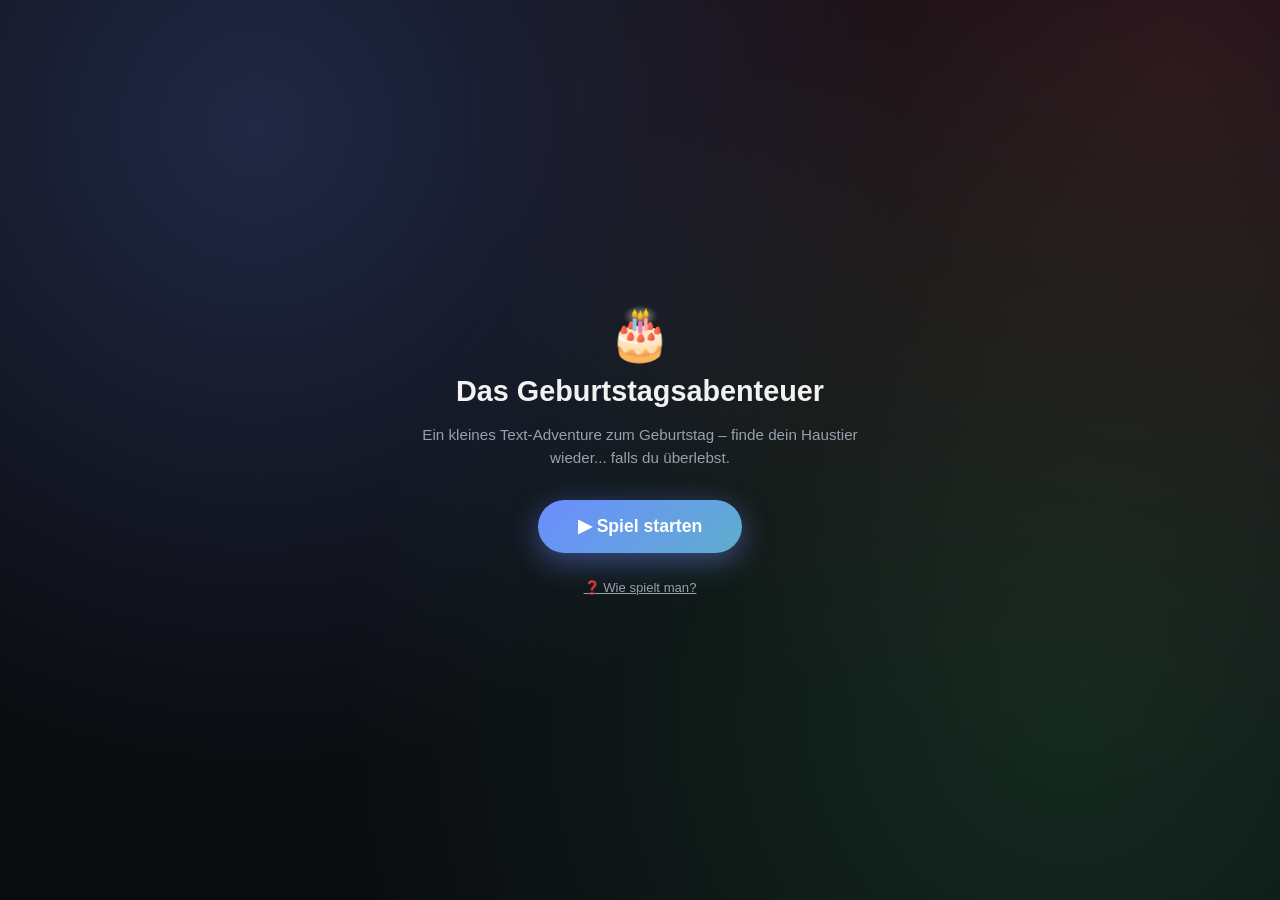
<file: game/index.html>
<!DOCTYPE html>
<html lang="de">
<head>
  <meta charset="UTF-8" />
  <meta name="viewport" content="width=device-width, initial-scale=1" />
  <title>Das Geburtstagsabenteuer</title>
  <meta name="description" content="Ein kleines Text-Adventure zum Geburtstag – finde dein Haustier wieder." />
  <link rel="icon" href="data:image/svg+xml,<svg xmlns=%22http://www.w3.org/2000/svg%22 viewBox=%220 0 100 100%22><text y=%22.9em%22 font-size=%2290%22>🎁</text></svg>" />
  <link rel="stylesheet" href="style.css" />
</head>
<body>
  <div id="title-screen" class="title-screen">
    <div class="title-bg" aria-hidden="true"></div>
    <div class="title-content">
      <div class="title-emoji">🎂</div>
      <h1 class="title-heading">Das Geburtstagsabenteuer</h1>
      <p class="title-tagline">Ein kleines Text-Adventure zum Geburtstag – finde dein Haustier wieder... falls du überlebst.</p>
      <button id="title-start" class="title-start-btn" type="button">▶ Spiel starten</button>
      <p id="title-returning" class="title-returning" hidden></p>
      <button id="title-help" class="title-help-link" type="button">❓ Wie spielt man?</button>
    </div>
  </div>

  <div class="app">
    <header class="topbar">
      <span class="title">Das Geburtstagsabenteuer</span>
      <div class="topbar-right">
        <button id="ending-progress" class="ending-progress" type="button" title="Enden-Galerie öffnen"></button>
        <span id="minigame-progress" class="ending-progress minigame-progress-badge" title=""></span>
        <button id="help-btn" class="restart icon-btn" type="button" title="Hilfe">❓</button>
        <button id="restart" class="restart" type="button" title="Neu starten">↺ Neu starten</button>
      </div>
    </header>

    <main id="scene" class="scene">
      <div id="scene-bg" class="scene-bg" aria-hidden="true"></div>
      <div id="flash" class="flash" aria-hidden="true"></div>
      <div id="confetti" class="confetti-layer" aria-hidden="true"></div>
      <div id="card" class="card">
        <span id="ending-badge" class="ending-badge" hidden></span>
        <p id="scene-text" class="scene-text"></p>
        <div id="choices" class="choices"></div>
      </div>
    </main>

    <footer class="foothint">Tipp: Zahlentasten 1–2 wählen schnell eine Option</footer>
  </div>

  <div id="toast" class="toast-layer" aria-live="polite"></div>

  <div id="gallery" class="gallery-overlay" hidden>
    <div class="gallery-modal">
      <div class="gallery-header">
        <h2>Enden-Galerie</h2>
        <button id="gallery-close" class="gallery-close" type="button" aria-label="Schliessen">✕</button>
      </div>
      <div id="gallery-grid" class="gallery-grid"></div>
    </div>
  </div>

  <div id="minigame" class="minigame-overlay" hidden>
    <div class="minigame-modal">
      <div class="gallery-header">
        <h2 id="minigame-title"></h2>
        <button id="minigame-close" class="gallery-close" type="button" aria-label="Abbrechen">✕</button>
      </div>
      <p id="minigame-instructions" class="minigame-instructions"></p>
      <div id="minigame-stage" class="minigame-stage"></div>
      <p id="minigame-feedback" class="minigame-feedback"></p>
      <button id="minigame-skip" class="minigame-skip" type="button" hidden>Trotzdem weiter →</button>
    </div>
  </div>

  <div id="help" class="gallery-overlay" hidden>
    <div class="gallery-modal">
      <div class="gallery-header">
        <h2>Wie spielt man?</h2>
        <button id="help-close" class="gallery-close" type="button" aria-label="Schliessen">✕</button>
      </div>
      <ul class="help-list">
        <li>🖱️ Auf eine Option klicken, um fortzufahren.</li>
        <li>⌨️ Zahlentasten (1, 2, …) wählen eine Option direkt aus.</li>
        <li>🎮 Optionen mit diesem Symbol brauchen erst ein kleines Minispiel.</li>
        <li>🏆 Sammle alle 6 Enden – Fortschritt oben links in der Galerie.</li>
        <li>⎋ Escape schliesst geöffnete Fenster.</li>
      </ul>
    </div>
  </div>

  <script src="game.js"></script>
</body>
</html>
</file>
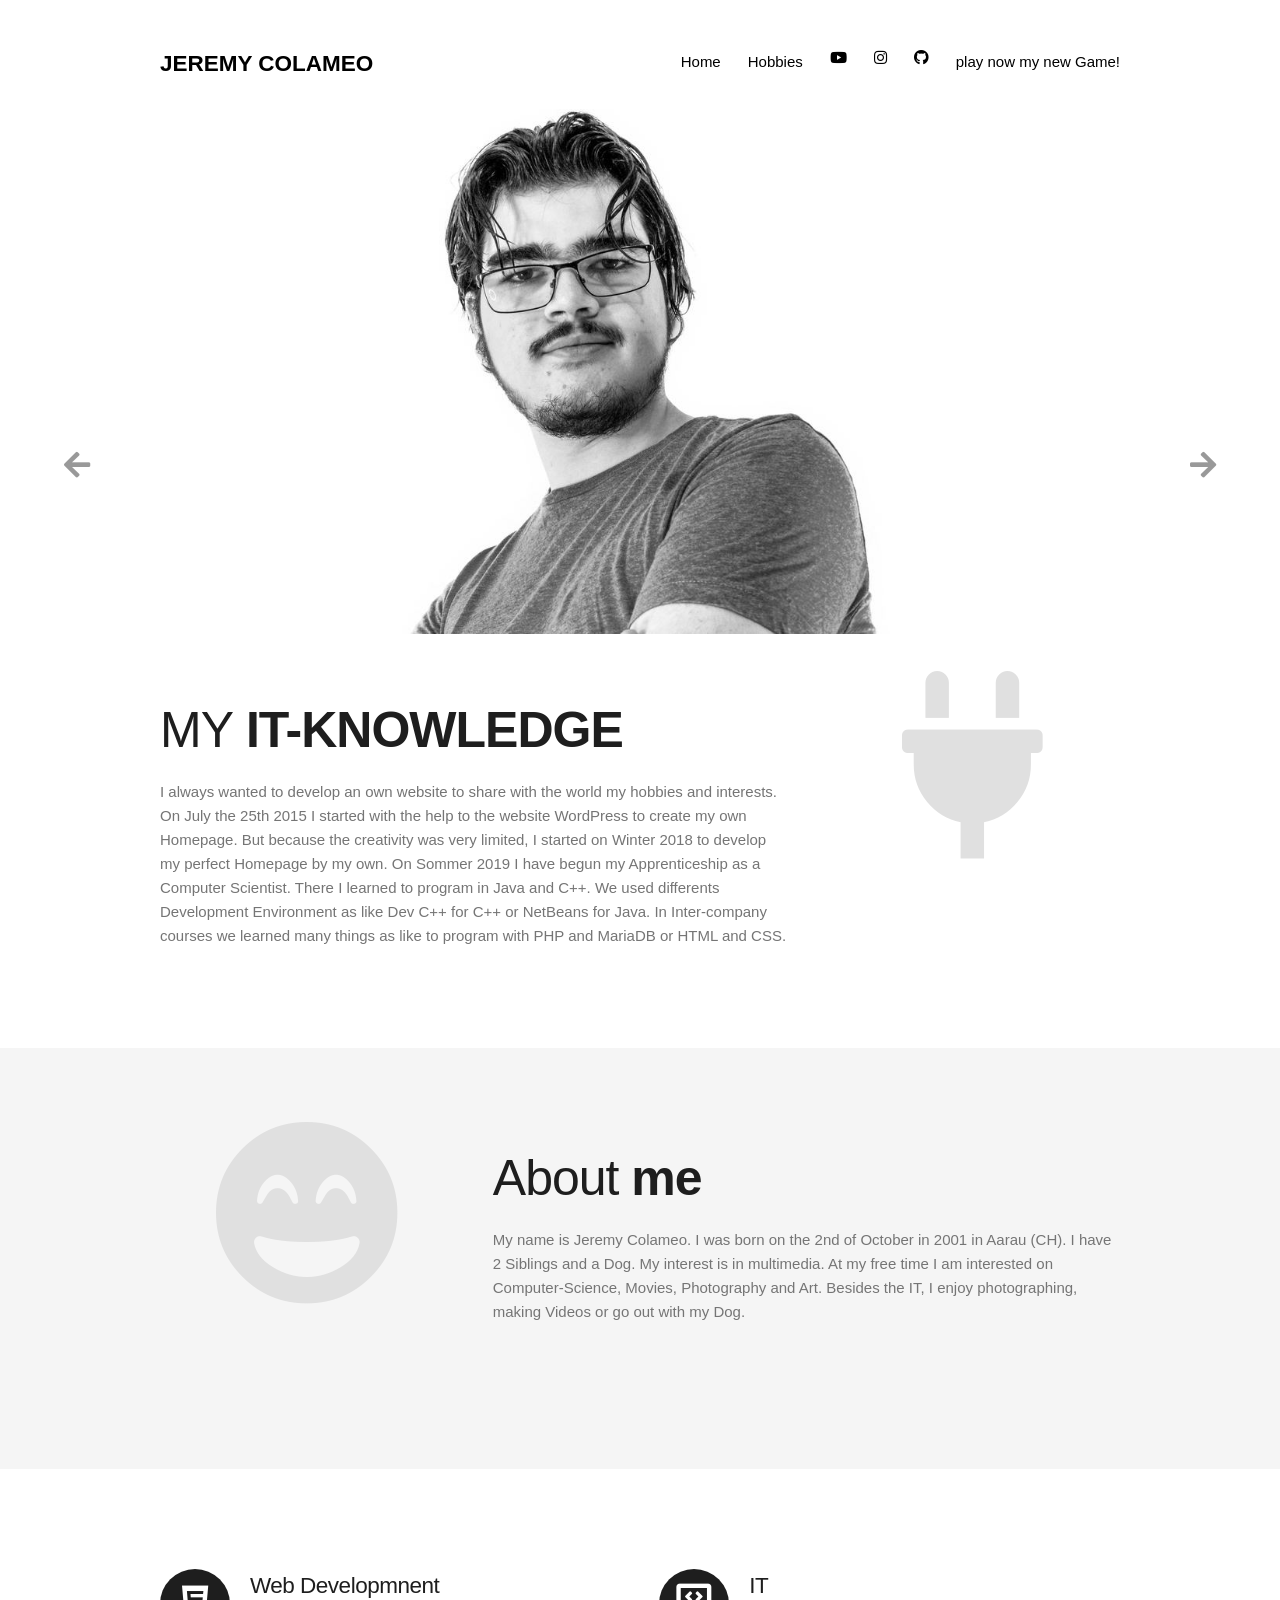
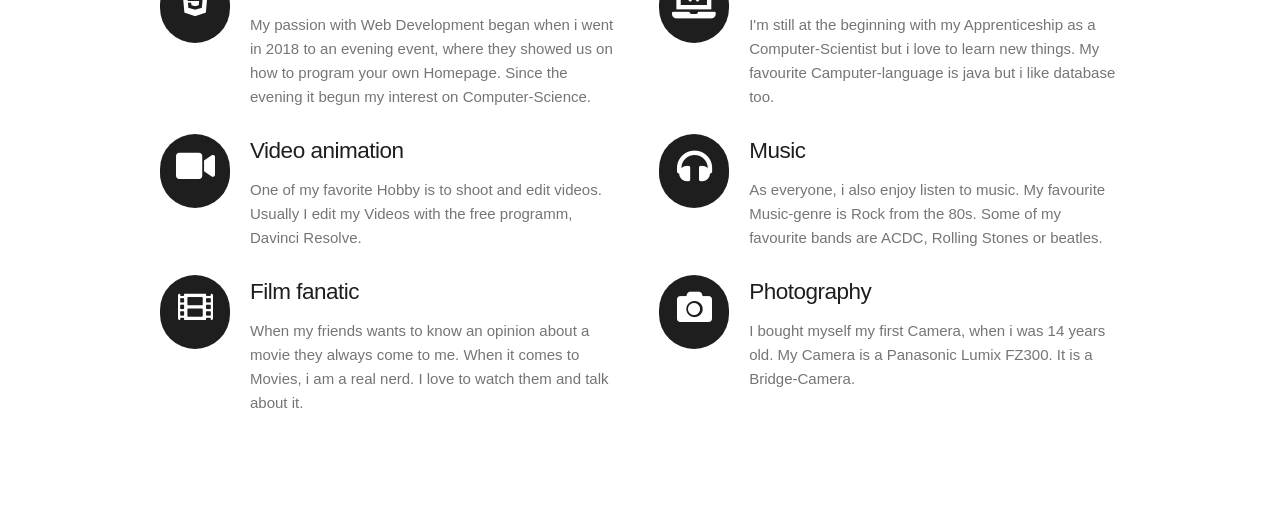
<file: old-site/index.html>
<!DOCTYPE <!DOCTYPE html>
<html>

<head>
    <meta charset="utf-8" />
    <meta http-equiv="X-UA-Compatible" content="IE=edge">
    <title>Jerry.Cole</title>
    <meta name="viewport" content="width=device-width, initial-scale=1">
    <link rel="stylesheet" type="text/css" media="screen" href="Skeleton-2.0.4%202/css/normalize.css" />
    <link rel="stylesheet" type="text/css" media="screen" href="Skeleton-2.0.4%202/css/skeleton.css" />
    <link rel="stylesheet" type="text/css" media="screen" href="css/style.css" />
    <link href="https://fonts.googleapis.com/css?family=Muli:200,300,400,700" rel="stylesheet">
    <link rel="stylesheet" href="https://use.fontawesome.com/releases/v5.7.1/css/all.css"
        integrity="sha384-fnmOCqbTlWIlj8LyTjo7mOUStjsKC4pOpQbqyi7RrhN7udi9RwhKkMHpvLbHG9Sr" crossorigin="anonymous">


</head>

<body>
    <header class="header">
        <div class="slider-holder">
            <div class="container">
                <div class="header-brand-wrapper">
                    <a class="header-brand" href="index.html">JEREMY COLAMEO</a>
                </div>
                <nav class="header-navbar">
                    <ul class="header-navbar-links">
                        <li><a href="index.html">Home</a></li>
                        <li><a href="index.html#hobbys">Hobbies</a></li>
                        <li><a href="https://www.youtube.com/channel/UCtQkGm515f4juc61f60isUQ?view_as=subscriber"
                                target="_blank">
                                <i class="fab fa-youtube"></i></a></li>
                        <li><a href="https://www.instagram.com/j_coola/" target="_blank">
                                <i class="fab fa-instagram"></i></a></li>
                        <li><a href="https://github.com/jcolameo" target="_blank">
                                <i class="fab fa-github"></i></a></li>
                        <li><a href="https://colameo.ch/Spiel/spiel.html" target="_blank">play now my new Game!</a></li>
                    </ul>

                </nav>
            </div>


            <div class="carousel-container">

                <i class="fas fa-arrow-left" id="prevBtn"></i>
                <i class="fas fa-arrow-right" id="nextBtn"></i>

                <!--
                    <div class="slogan">
                        <div class="slogan-top">
                            Who am I ?
                        </div>
                        <div class="slogan-buttom">
                            <script src="text.js">
                            </script>
                            <div id="textme"></div>
                
                        </div>
                        -->
                <!-- Eventuell verbessern 
                        <button class="slogan-button"><a href="#aboutme">Get to know me</a></button>
                    </div>
                -->

                <div class="carousel-slide">



                    <img src="Fotos/random_photos/html.jpg" id="lastClone" width="700" height="525">
                    <img src="Fotos/random_photos/normalMe.jpg" width="700" height="525">
                    <img src="Fotos/random_photos/Desktop2.jpg" width="700" height="525">
                    <img src="Fotos/random_photos/werbespot.jpg" width="700" height="525">
                    <img src="Fotos/The_PingPong_Project/pingpong_moon.jpg" width="700" height="525">
                    <img src="Fotos/random_photos/html.jpg" width="700" height="525">
                    <img src="Fotos/random_photos/normalMe_Easy-Resize.com.jpg" id="firstClone" width="700" height="525">



                </div>
            </div>
            <script src="slide.js">
            </script>

        </div>
    </header>

    <div class="services">
        <div class="container">
            <div class="row">
                <div id="webdevelopment" class="eight columns">
                    <h1 class="service-title"> MY<strong> IT-KNOWLEDGE</strong></h1>
                    <p>
                        I always wanted to develop an own website to share with the world my hobbies and interests.
                        On July the 25th 2015 I started with the help to the website WordPress to create my own
                        Homepage.
                        But because the creativity was very limited, I started on Winter 2018 to develop my perfect
                        Homepage by my own.
                        On Sommer 2019 I have begun my Apprenticeship as a Computer Scientist. There I learned to
                        program in Java and C++.
                        We used differents Development Environment as like Dev C++ for C++ or NetBeans for Java. In
                        Inter-company courses we learned many things
                        as like to program with PHP and MariaDB or HTML and CSS.
                    </p>
                </div>
                <div class="four columns">
                    <div class="icon">
                        <i class="fas fa-plug" aria-hidden="true"></i>
                    </div>
                </div>
            </div>
        </div>
    </div>
    <div class="services service-gray">
        <div class="container">
            <div class="row">
                <div class="four columns">
                    <div class="icon2">
                        <i class="fas fa-grin-beam" aria-hidden="true"></i>
                    </div>
                </div>
                <div id="aboutme" class="eight columns">
                    <h1 class="service-title"> About <strong> me</strong></h1>
                    <p>
                        My name is Jeremy Colameo. I was born on the 2nd of October in 2001 in Aarau (CH). I have 2
                        Siblings and a Dog.
                        My interest is in multimedia.
                        At my free time I am interested on Computer-Science, Movies, Photography and Art. Besides the
                        IT, I enjoy photographing,
                        making Videos or go out with my Dog.
                    </p>
                </div>
            </div>
        </div>
    </div>
    <div id="hobbys" class="features">
        <div class="container">
            <div class="row">
                <div class="six columns">
                    <div class="feature-icon">
                        <i class="fab fa-html5" aria-hidden="true"></i>
                    </div>
                    <div class="feature-text">
                        <h5>Web Developmnent</h5>
                        <p>My passion with Web Development began when i went in 2018 to an evening event, where they showed us on how to program your own Homepage. 
                            Since the evening it begun my interest on Computer-Science.
                        </p>
                    </div>
                    <div class="feature-icon">
                        <i class="fas fa-video"></i>
                    </div>
                    <div class="feature-text">
                        <h5>Video animation</h5>
                        <p>One of my favorite Hobby is to shoot and edit videos. Usually I edit my Videos with the free programm, Davinci Resolve.</p>
                    </div>
                    <div class="feature-icon">
                        <i class="fas fa-film"></i>
                    </div>
                    <div class="feature-text">
                        <h5>Film fanatic</h5>
                        <p>When my friends wants to know an opinion about a movie they always come to me. 
                            When it comes to Movies, i am a real nerd. I love to watch them and talk about it.   
                        </p>
                    </div>

                </div>
                <div class="six columns">
                    <div class="feature-icon">
                        <i class="fas fa-laptop-code" aria-hidden="true"></i>
                    </div>
                    <div class="feature-text">
                        <h5>IT</h5>
                        <p> I'm still at the beginning with my Apprenticeship as a Computer-Scientist but i love to learn new things. My favourite Camputer-language is java but i like database too. </p>
                    </div>

                    <div class="feature-icon">
                        <i class="fas fa-headphones" aria-hidden="true"></i>
                    </div>
                    <div class="feature-text">
                        <h5>Music</h5>
                        <p>As everyone, i also enjoy listen to music. My favourite Music-genre is Rock from the 80s. Some of my favourite bands are ACDC, Rolling Stones or beatles.
                        </p>
                    </div>
                    
                    <div class="feature-icon">
                        <i class="fas fa-camera"></i>
                    </div>
                    <div class="feature-text">
                        <h5>Photography</h5>
                        <p>I bought myself my first Camera, when i was 14 years old. My Camera is a Panasonic Lumix
                            FZ300. It is a Bridge-Camera.

                        </p>
                    </div>
                </div>
            </div>
        </div>
    </div>
</body>

</html>
</file>
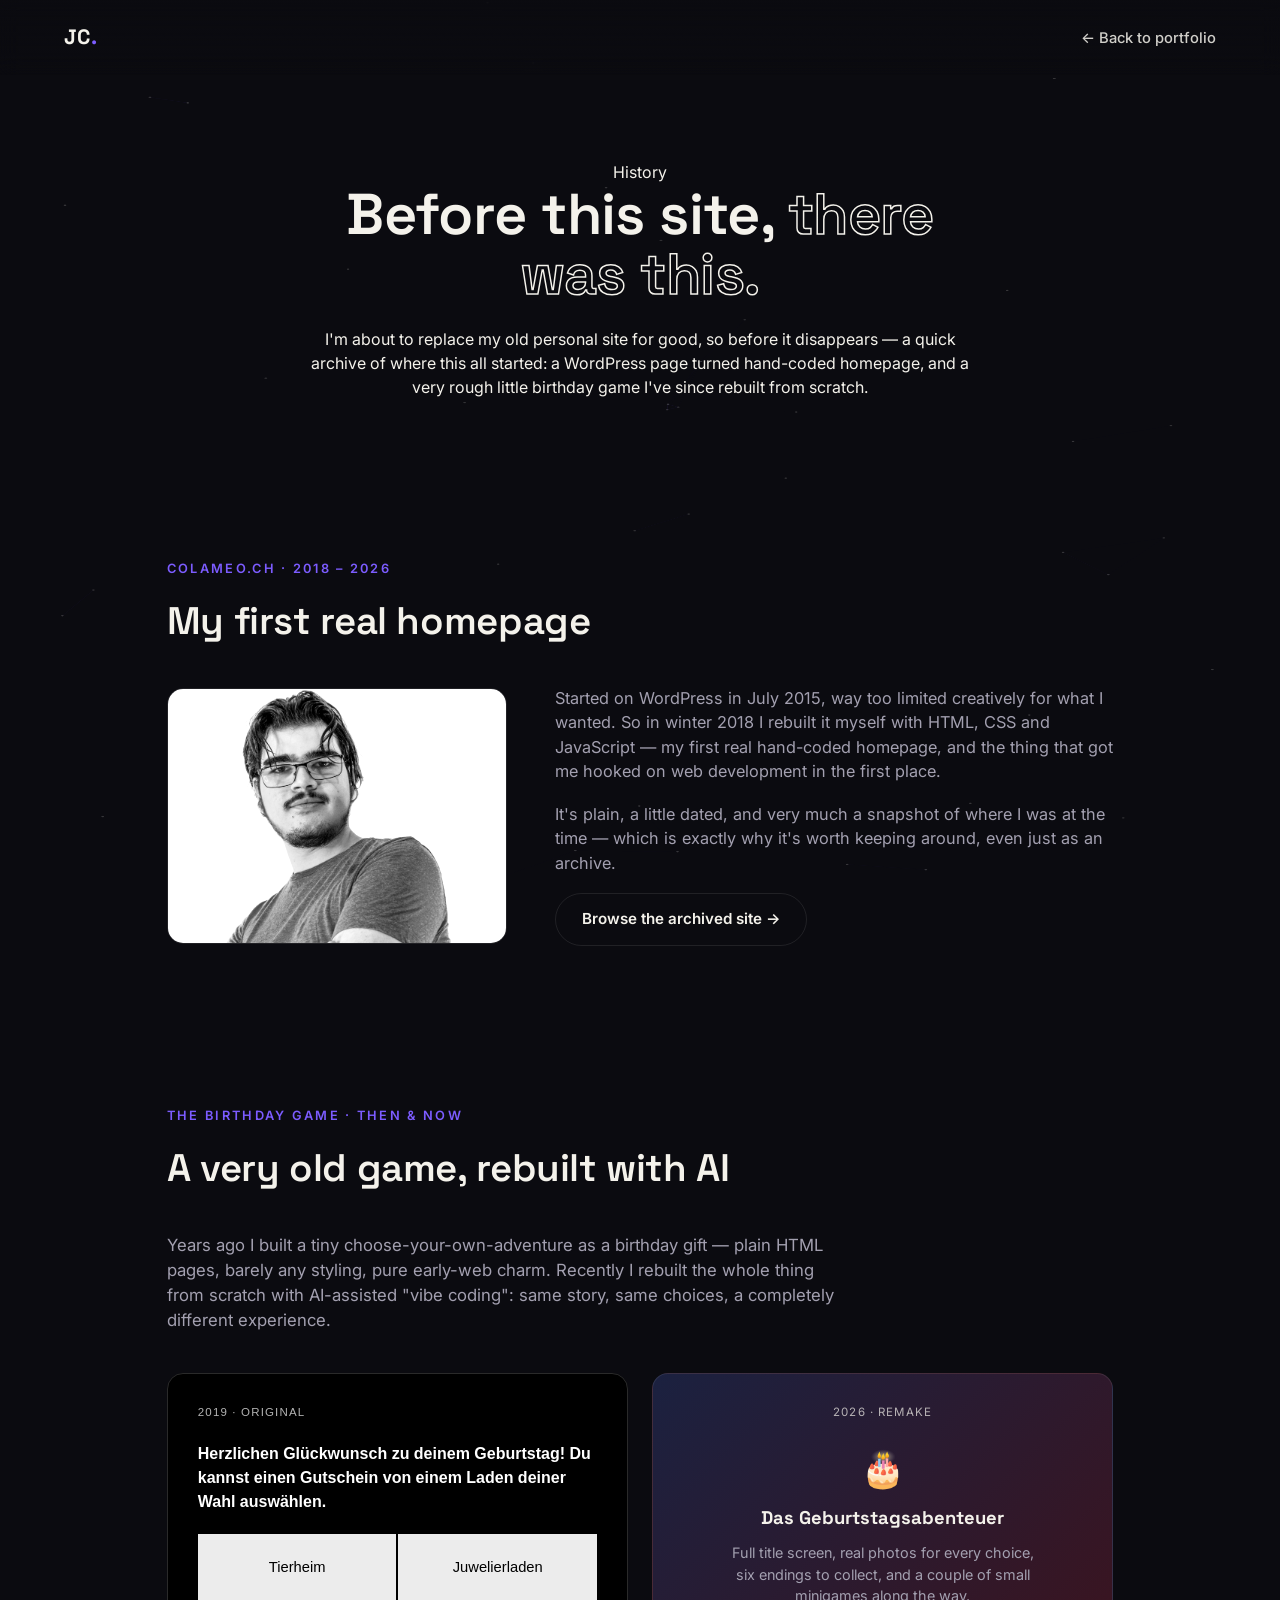
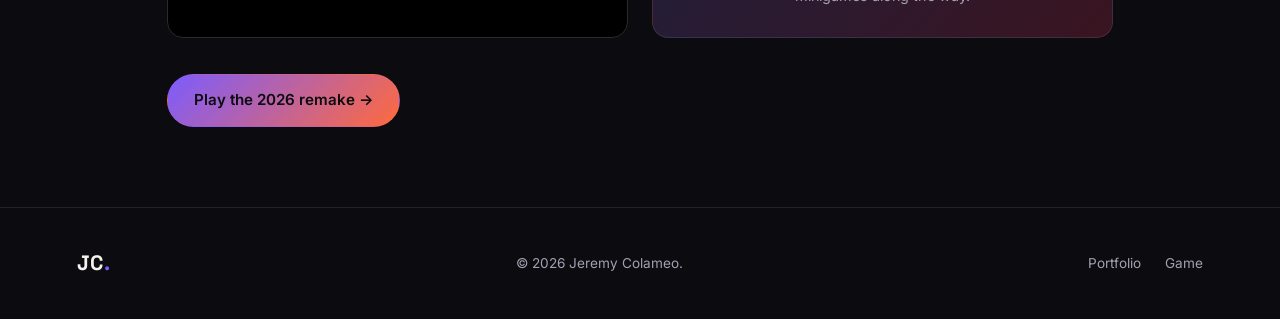
<file: history.html>
<!DOCTYPE html>
<html lang="en">

<head>
    <meta charset="UTF-8">
    <meta name="viewport" content="width=device-width, initial-scale=1.0">
    <title>A Bit of History — Jeremy Colameo</title>
    <meta name="description" content="Before this portfolio, there was colameo.ch — and a very rough little birthday game. A short archive before both go offline.">

    <link rel="preconnect" href="https://fonts.googleapis.com">
    <link rel="preconnect" href="https://fonts.gstatic.com" crossorigin>
    <link href="https://fonts.googleapis.com/css2?family=Space+Grotesk:wght@400;500;600;700&family=Inter:wght@400;500;600&display=swap" rel="stylesheet">

    <link rel="stylesheet" href="assets/css/style.css?v=7">
    <script>
        (function () {
            function setVars() {
                document.documentElement.style.setProperty('--vw', document.documentElement.clientWidth + 'px');
                document.documentElement.style.setProperty('--vh', document.documentElement.clientHeight + 'px');
            }
            setVars();
            window.addEventListener('resize', setVars);
        })();
    </script>
</head>

<body>
    <canvas id="bg-particles"></canvas>

    <!-- NAV -->
    <header class="nav">
        <a href="index.html" class="nav-logo">JC<span class="dot">.</span></a>
        <a href="index.html" class="nav-back">← Back to portfolio</a>
    </header>

    <!-- HISTORY HERO -->
    <section class="history-hero">
        <p class="eyebrow reveal">History</p>
        <h1 class="reveal">Before this site, <span class="text-outline">there was this.</span></h1>
        <p class="hero-sub reveal">
            I'm about to replace my old personal site for good, so before it disappears — a quick
            archive of where this all started: a WordPress page turned hand-coded homepage, and a
            very rough little birthday game I've since rebuilt from scratch.
        </p>
    </section>

    <!-- OLD SITE -->
    <section class="history-block">
        <p class="section-tag reveal">colameo.ch · 2018 – 2026</p>
        <h2 class="reveal">My first real homepage</h2>

        <div class="history-grid reveal">
            <div class="history-photo">
                <img src="assets/images/history/old-site-me.jpg" alt="Hero photo from the old colameo.ch homepage">
            </div>
            <div class="history-copy">
                <p>Started on WordPress in July 2015, way too limited creatively for what I wanted.
                    So in winter 2018 I rebuilt it myself with HTML, CSS and JavaScript — my first
                    real hand-coded homepage, and the thing that got me hooked on web development
                    in the first place.</p>
                <p>It's plain, a little dated, and very much a snapshot of where I was at the time —
                    which is exactly why it's worth keeping around, even just as an archive.</p>
                <a class="btn btn-ghost" href="old-site/index.html" target="_blank" rel="noopener">Browse the archived site →</a>
            </div>
        </div>
    </section>

    <!-- GAME -->
    <section class="history-block">
        <p class="section-tag reveal">The Birthday Game · then &amp; now</p>
        <h2 class="reveal">A very old game, rebuilt with AI</h2>
        <p class="history-intro reveal">
            Years ago I built a tiny choose-your-own-adventure as a birthday gift — plain HTML pages,
            barely any styling, pure early-web charm. Recently I rebuilt the whole thing from scratch
            with AI-assisted "vibe coding": same story, same choices, a completely different experience.
        </p>

        <div class="compare-grid reveal">
            <div class="compare-card compare-old">
                <span class="compare-label">2019 · original</span>
                <p class="compare-old-text">Herzlichen Glückwunsch zu deinem Geburtstag! Du kannst
                    einen Gutschein von einem Laden deiner Wahl auswählen.</p>
                <div class="compare-old-choices">
                    <span>Tierheim</span>
                    <span>Juwelierladen</span>
                </div>
            </div>

            <div class="compare-card compare-new">
                <span class="compare-label">2026 · remake</span>
                <div class="compare-new-emoji">🎂</div>
                <p class="compare-new-title">Das Geburtstagsabenteuer</p>
                <p class="compare-new-text">Full title screen, real photos for every choice, six
                    endings to collect, and a couple of small minigames along the way.</p>
            </div>
        </div>

        <a class="btn btn-primary reveal" href="game/index.html" target="_blank" rel="noopener">Play the 2026 remake →</a>
    </section>

    <footer class="footer">
        <div class="footer-inner">
            <a href="index.html" class="nav-logo">JC<span class="dot">.</span></a>
            <p>© 2026 Jeremy Colameo.</p>
            <div class="footer-links">
                <a href="index.html">Portfolio</a>
                <a href="game/index.html" target="_blank" rel="noopener">Game</a>
            </div>
        </div>
    </footer>

    <script src="assets/js/history.js"></script>
</body>

</html>
</file>
<file: game/style.css>
:root {
  --bg: #0b0c10;
  --card-bg: #16181d;
  --card-border: #2a2d35;
  --text: #f2f2f2;
  --text-dim: #9aa0ab;
  --accent: #6c8cff;
  --death: #ff5b6a;
  --win: #4ade80;
  --neutral: #f5b942;
  --radius: 18px;
}

* {
  box-sizing: border-box;
}

html,
body {
  height: 100%;
}

body {
  margin: 0;
  background: var(--bg);
  color: var(--text);
  font-family: "Muli", -apple-system, BlinkMacSystemFont, "Segoe UI", Roboto, sans-serif;
  -webkit-font-smoothing: antialiased;
}

.app {
  min-height: 100dvh;
  display: flex;
  flex-direction: column;
}

.topbar {
  display: flex;
  align-items: center;
  justify-content: space-between;
  flex-wrap: wrap;
  gap: 8px 14px;
  padding: 14px 20px;
  border-bottom: 1px solid var(--card-border);
}

.title {
  font-weight: 700;
  letter-spacing: 0.02em;
  font-size: 1rem;
  color: var(--text-dim);
}

.topbar-right {
  display: flex;
  align-items: center;
  flex-wrap: wrap;
  justify-content: flex-end;
  gap: 8px 10px;
}

.ending-progress {
  font-size: 0.78rem;
  color: var(--text-dim);
  white-space: nowrap;
  background: transparent;
  border: 1px solid var(--card-border);
  border-radius: 999px;
  padding: 6px 14px;
  font-family: inherit;
  cursor: pointer;
  transition: color 0.15s, border-color 0.15s, background 0.15s;
}

.ending-progress:hover,
.ending-progress:focus-visible {
  color: var(--text);
  border-color: #f5b942;
  background: rgba(245, 185, 66, 0.1);
  outline: none;
}

.minigame-progress-badge {
  cursor: default;
}

.minigame-progress-badge:hover {
  color: var(--text-dim);
  border-color: var(--card-border);
  background: transparent;
}

.pulse {
  animation: badge-pulse 0.4s ease;
}

@keyframes badge-pulse {
  0% { transform: scale(1); }
  40% { transform: scale(1.15); }
  100% { transform: scale(1); }
}

.restart {
  background: transparent;
  color: var(--text-dim);
  border: 1px solid var(--card-border);
  border-radius: 999px;
  padding: 6px 14px;
  font-size: 0.85rem;
  cursor: pointer;
  transition: color 0.15s, border-color 0.15s, background 0.15s;
}

.restart:hover,
.restart:focus-visible {
  color: var(--text);
  border-color: var(--accent);
  background: rgba(108, 140, 255, 0.1);
}

.icon-btn {
  width: 32px;
  height: 32px;
  padding: 0;
  display: flex;
  align-items: center;
  justify-content: center;
}

.scene {
  position: relative;
  flex: 1;
  display: flex;
  align-items: center;
  justify-content: center;
  padding: 24px 16px 40px;
  overflow: hidden;
}

.scene-bg {
  position: absolute;
  inset: 0;
  background-size: cover;
  background-position: center;
  opacity: 0;
  transform: scale(1.04);
  transition: opacity 0.5s ease;
  filter: saturate(0.9) brightness(0.55);
}

.scene.has-bg .scene-bg {
  opacity: 1;
}

.scene::after {
  content: "";
  position: absolute;
  inset: 0;
  background: radial-gradient(ellipse at 50% 30%, transparent 0%, var(--bg) 92%);
  pointer-events: none;
  opacity: 0;
  transition: opacity 0.5s ease;
}

.scene.has-bg::after {
  opacity: 1;
}

.card {
  position: relative;
  z-index: 1;
  width: 100%;
  max-width: 560px;
  background: color-mix(in srgb, var(--card-bg) 88%, transparent);
  backdrop-filter: blur(6px);
  border: 1px solid var(--card-border);
  border-radius: var(--radius);
  padding: 28px 26px 24px;
  box-shadow: 0 20px 60px rgba(0, 0, 0, 0.4);
  transition: opacity 0.18s ease, transform 0.18s ease;
}

.card.fade-out {
  opacity: 0;
  transform: translateY(6px);
}

.card.shake {
  animation: card-shake 0.4s ease;
}

@keyframes card-shake {
  10%, 90% { transform: translateX(-1px); }
  20%, 80% { transform: translateX(2px); }
  30%, 50%, 70% { transform: translateX(-6px); }
  40%, 60% { transform: translateX(6px); }
}

.flash {
  position: absolute;
  inset: 0;
  z-index: 2;
  background: var(--death);
  opacity: 0;
  pointer-events: none;
}

.flash-active {
  animation: flash-fade 0.4s ease-out;
}

@keyframes flash-fade {
  0% { opacity: 0.55; }
  100% { opacity: 0; }
}

.confetti-layer {
  position: absolute;
  inset: 0;
  z-index: 2;
  overflow: hidden;
  pointer-events: none;
}

.confetti-piece {
  position: absolute;
  top: -10px;
  width: 8px;
  height: 14px;
  opacity: 0.9;
  animation-name: confetti-fall;
  animation-timing-function: ease-in;
  animation-fill-mode: forwards;
}

@keyframes confetti-fall {
  0% {
    transform: translate(0, 0) rotate(0deg);
    opacity: 0.9;
  }
  100% {
    transform: translate(var(--drift), 110vh) rotate(540deg);
    opacity: 0;
  }
}

.confetti-piece-mini {
  width: 6px;
  height: 10px;
  animation-name: confetti-fall-mini;
  z-index: 2;
}

@keyframes confetti-fall-mini {
  0% {
    transform: translate(0, 0) rotate(0deg);
    opacity: 0.9;
  }
  100% {
    transform: translate(var(--drift), 170px) rotate(360deg);
    opacity: 0;
  }
}

.card.death {
  border-color: color-mix(in srgb, var(--death) 45%, var(--card-border));
}

.card.win {
  border-color: color-mix(in srgb, var(--win) 45%, var(--card-border));
}

.card.neutral {
  border-color: color-mix(in srgb, var(--neutral) 45%, var(--card-border));
}

.ending-badge {
  display: inline-block;
  font-size: 0.72rem;
  font-weight: 700;
  letter-spacing: 0.08em;
  text-transform: uppercase;
  padding: 4px 10px;
  border-radius: 999px;
  margin-bottom: 14px;
  background: rgba(255, 255, 255, 0.08);
  color: var(--text-dim);
}

.ending-badge[hidden] {
  display: none;
}

.card.death .ending-badge {
  color: var(--death);
  background: color-mix(in srgb, var(--death) 18%, transparent);
}

.card.win .ending-badge {
  color: var(--win);
  background: color-mix(in srgb, var(--win) 18%, transparent);
}

.card.neutral .ending-badge {
  color: var(--neutral);
  background: color-mix(in srgb, var(--neutral) 18%, transparent);
}

.scene-text {
  margin: 0 0 22px;
  font-size: 1.2rem;
  line-height: 1.55;
}

.choices {
  display: grid;
  grid-template-columns: repeat(auto-fit, minmax(150px, 1fr));
  gap: 10px;
}

.choice {
  display: flex;
  align-items: center;
  gap: 12px;
  width: 100%;
  text-align: left;
  background: rgba(255, 255, 255, 0.04);
  border: 1px solid var(--card-border);
  color: var(--text);
  border-radius: 12px;
  padding: 10px 14px;
  font-size: 1rem;
  font-family: inherit;
  cursor: pointer;
  transition: background 0.15s, border-color 0.15s, transform 0.1s;
  position: relative;
  grid-column: 1 / -1;
}

.choice-enter {
  animation: choice-in 0.35s ease both;
}

@keyframes choice-in {
  from { opacity: 0; transform: translateY(10px); }
  to { opacity: 1; transform: translateY(0); }
}

.choice:hover,
.choice:focus-visible {
  background: rgba(108, 140, 255, 0.12);
  border-color: var(--accent);
  outline: none;
}

.choice:active {
  transform: scale(0.98);
}

.choice:not(.choice-tile) .choice-label {
  flex: 1;
}

.choice[data-key]:not(.choice-tile)::after {
  content: attr(data-key);
  font-size: 0.7rem;
  color: var(--text-dim);
  border: 1px solid var(--card-border);
  border-radius: 5px;
  width: 18px;
  height: 18px;
  display: flex;
  align-items: center;
  justify-content: center;
  flex-shrink: 0;
}

.restart-choice {
  justify-content: center;
  font-weight: 700;
}

/* Bild-Kacheln für Entscheidungen mit thematischem Foto */
.choice-tile {
  position: relative;
  grid-column: span 1;
  display: block;
  height: 128px;
  padding: 0;
  overflow: hidden;
  background: #000;
}

.choice-tile img {
  position: absolute;
  inset: 0;
  width: 100%;
  height: 100%;
  object-fit: cover;
  transition: transform 0.3s ease;
}

.choice-tile::after {
  content: "";
  position: absolute;
  inset: 0;
  background: linear-gradient(to top, rgba(0, 0, 0, 0.85) 0%, rgba(0, 0, 0, 0.15) 55%, transparent 80%);
}

.choice-tile:hover img,
.choice-tile:focus-visible img {
  transform: scale(1.06);
}

.choice-tile .choice-label {
  position: absolute;
  left: 12px;
  right: 12px;
  bottom: 10px;
  z-index: 1;
  font-weight: 700;
  font-size: 0.95rem;
  line-height: 1.25;
  text-shadow: 0 1px 4px rgba(0, 0, 0, 0.7);
}

.choice-tile[data-key]::before {
  content: attr(data-key);
  position: absolute;
  top: 8px;
  right: 8px;
  z-index: 1;
  font-size: 0.7rem;
  color: var(--text);
  background: rgba(0, 0, 0, 0.55);
  border: 1px solid rgba(255, 255, 255, 0.25);
  border-radius: 5px;
  width: 18px;
  height: 18px;
  display: flex;
  align-items: center;
  justify-content: center;
}

@media (min-width: 480px) {
  .choice-tile {
    height: 150px;
  }
}

.foothint {
  text-align: center;
  color: var(--text-dim);
  font-size: 0.75rem;
  padding: 10px;
}

@media (min-width: 640px) {
  .scene-text {
    font-size: 1.3rem;
  }
}

@media (max-width: 380px) {
  .card {
    padding: 22px 18px 18px;
  }

  .scene-text {
    font-size: 1.08rem;
  }

  .title {
    font-size: 0.9rem;
  }

  .ending-progress {
    font-size: 0.7rem;
  }
}

@media (prefers-reduced-motion: reduce) {
  .scene-bg,
  .scene::after,
  .card {
    transition: none;
  }

  .pulse,
  .minigame-skip {
    animation: none;
  }
}

/* Achievement-Toast */
.toast-layer {
  position: fixed;
  bottom: 60px;
  left: 50%;
  transform: translateX(-50%);
  z-index: 20;
  display: flex;
  flex-direction: column-reverse;
  gap: 8px;
  align-items: center;
  pointer-events: none;
  max-width: calc(100vw - 32px);
}

.toast {
  background: #1c1f26;
  border: 1px solid #f5b942;
  color: var(--text);
  font-size: 0.85rem;
  font-weight: 600;
  padding: 10px 18px;
  border-radius: 999px;
  box-shadow: 0 10px 30px rgba(0, 0, 0, 0.5);
  opacity: 0;
  transform: translateY(12px);
  transition: opacity 0.25s ease, transform 0.25s ease;
  white-space: nowrap;
  max-width: 100%;
  overflow: hidden;
  text-overflow: ellipsis;
}

.toast-in {
  opacity: 1;
  transform: translateY(0);
}

/* Enden-Galerie */
.gallery-overlay {
  position: fixed;
  inset: 0;
  z-index: 30;
  background: rgba(0, 0, 0, 0.7);
  backdrop-filter: blur(3px);
  display: flex;
  align-items: center;
  justify-content: center;
  padding: 20px;
}

.gallery-overlay[hidden] {
  display: none;
}

.gallery-modal {
  width: 100%;
  max-width: 640px;
  max-height: 85vh;
  overflow-y: auto;
  background: var(--card-bg);
  border: 1px solid var(--card-border);
  border-radius: var(--radius);
  padding: 22px;
  box-shadow: 0 20px 60px rgba(0, 0, 0, 0.5);
}

.gallery-header {
  display: flex;
  align-items: center;
  justify-content: space-between;
  margin-bottom: 16px;
}

.gallery-header h2 {
  margin: 0;
  font-size: 1.1rem;
}

.gallery-close {
  background: transparent;
  border: 1px solid var(--card-border);
  color: var(--text-dim);
  border-radius: 999px;
  width: 30px;
  height: 30px;
  cursor: pointer;
  font-size: 0.9rem;
  transition: color 0.15s, border-color 0.15s;
}

.gallery-close:hover,
.gallery-close:focus-visible {
  color: var(--text);
  border-color: var(--accent);
  outline: none;
}

.gallery-grid {
  display: grid;
  grid-template-columns: repeat(auto-fit, minmax(150px, 1fr));
  gap: 10px;
}

.gallery-card {
  position: relative;
  height: 110px;
  border-radius: 12px;
  overflow: hidden;
  background: #000 center / cover no-repeat;
  display: flex;
  align-items: flex-end;
  border: 1px solid var(--card-border);
}

.gallery-card::after {
  content: "";
  position: absolute;
  inset: 0;
  background: linear-gradient(to top, rgba(0, 0, 0, 0.85) 0%, rgba(0, 0, 0, 0.1) 60%);
}

.gallery-card.locked {
  background: repeating-linear-gradient(
    45deg,
    #1c1f26,
    #1c1f26 10px,
    #20232b 10px,
    #20232b 20px
  );
}

.gallery-card.locked::after {
  background: none;
}

.gallery-label {
  position: relative;
  z-index: 1;
  padding: 8px 10px;
  font-size: 0.82rem;
  font-weight: 700;
  text-shadow: 0 1px 4px rgba(0, 0, 0, 0.7);
}

.gallery-card.locked .gallery-label {
  color: var(--text-dim);
  text-shadow: none;
}

.gallery-card.ending-death {
  border-color: color-mix(in srgb, var(--death) 40%, var(--card-border));
}

.gallery-card.ending-win {
  border-color: color-mix(in srgb, var(--win) 40%, var(--card-border));
}

.gallery-card.ending-neutral {
  border-color: color-mix(in srgb, var(--neutral) 40%, var(--card-border));
}

/* Gesperrte Choice (benötigt Minispiel) */
.choice-locked {
  border-style: dashed;
}

.choice-lock {
  position: absolute;
  top: 8px;
  left: 8px;
  z-index: 1;
  font-size: 0.85rem;
  background: rgba(0, 0, 0, 0.55);
  border: 1px solid rgba(255, 255, 255, 0.25);
  border-radius: 999px;
  width: 24px;
  height: 24px;
  display: flex;
  align-items: center;
  justify-content: center;
}

.choice:not(.choice-tile) .choice-lock {
  position: static;
  background: none;
  border: none;
  width: auto;
  height: auto;
  order: -1;
}

/* Minispiel-Modal */
.minigame-overlay {
  position: fixed;
  inset: 0;
  z-index: 30;
  background: rgba(0, 0, 0, 0.75);
  backdrop-filter: blur(3px);
  display: flex;
  align-items: center;
  justify-content: center;
  padding: 20px;
}

.minigame-overlay[hidden] {
  display: none;
}

.minigame-modal {
  width: 100%;
  max-width: 420px;
  background: var(--card-bg);
  border: 1px solid var(--card-border);
  border-radius: var(--radius);
  padding: 22px;
  box-shadow: 0 20px 60px rgba(0, 0, 0, 0.5);
  text-align: center;
}

.minigame-modal .gallery-header {
  text-align: left;
}

.minigame-instructions {
  color: var(--text-dim);
  font-size: 0.88rem;
  margin: 0 0 18px;
}

.minigame-stage {
  position: relative;
  min-height: 140px;
  display: flex;
  flex-direction: column;
  align-items: center;
  justify-content: center;
  gap: 14px;
  overflow: hidden;
}

.minigame-feedback {
  min-height: 1.2em;
  margin: 14px 0 0;
  font-weight: 700;
  font-size: 0.9rem;
}

.minigame-feedback.minigame-success {
  color: var(--win);
}

.minigame-feedback.minigame-fail {
  color: var(--death);
}

.minigame-action {
  background: var(--accent);
  color: #fff;
  border: none;
  border-radius: 999px;
  padding: 12px 28px;
  font-size: 1rem;
  font-weight: 700;
  font-family: inherit;
  cursor: pointer;
  transition: transform 0.1s, filter 0.15s;
}

.minigame-action:hover,
.minigame-action:focus-visible {
  filter: brightness(1.1);
  outline: none;
}

.minigame-action:active {
  transform: scale(0.96);
}

.minigame-skip {
  display: block;
  margin: 16px auto 0;
  background: transparent;
  border: none;
  color: var(--text-dim);
  font-size: 0.82rem;
  font-family: inherit;
  text-decoration: underline;
  cursor: pointer;
  animation: choice-in 0.3s ease both;
}

.minigame-skip[hidden] {
  display: none;
}

.minigame-skip:hover,
.minigame-skip:focus-visible {
  color: var(--text);
  outline: none;
}

/* Nerven-Probe */
.listen-track {
  position: relative;
  width: 100%;
  height: 14px;
  background: rgba(255, 255, 255, 0.08);
  border-radius: 999px;
  overflow: hidden;
}

.listen-zone {
  position: absolute;
  left: 38%;
  width: 24%;
  top: 0;
  bottom: 0;
  background: color-mix(in srgb, var(--win) 35%, transparent);
}

.listen-marker {
  position: absolute;
  top: -3px;
  left: 0;
  width: 4px;
  height: 20px;
  background: var(--text);
  border-radius: 2px;
  transform: translateX(-50%);
}

/* Durchzwängen */
.crawl-bar {
  width: 100%;
  height: 18px;
  background: rgba(255, 255, 255, 0.08);
  border-radius: 999px;
  overflow: hidden;
}

.crawl-fill {
  height: 100%;
  width: 0%;
  background: linear-gradient(90deg, var(--accent), var(--win));
  transition: width 0.1s ease;
}

/* Im Dunkeln erkennen */
.spot-area {
  position: relative;
  width: 100%;
  height: 160px;
  background: #050608;
  border-radius: 12px;
  overflow: hidden;
}

.spot-status {
  position: absolute;
  top: 6px;
  left: 10px;
  margin: 0;
  font-size: 0.72rem;
  color: var(--text-dim);
  z-index: 1;
}

.spot-dot {
  position: absolute;
  width: 40px;
  height: 40px;
  padding: 0;
  border: none;
  background: transparent;
  font-size: 1.4rem;
  cursor: pointer;
  animation: spot-pop 0.15s ease;
}

@keyframes spot-pop {
  from { transform: scale(0.4); opacity: 0; }
  to { transform: scale(1); opacity: 1; }
}

/* Hilfe-Modal */
.help-list {
  list-style: none;
  margin: 0;
  padding: 0;
  display: flex;
  flex-direction: column;
  gap: 12px;
  font-size: 0.9rem;
  line-height: 1.4;
}

.help-list li {
  display: flex;
  gap: 10px;
  align-items: flex-start;
}

/* Titel-Screen */
.title-screen {
  position: fixed;
  inset: 0;
  z-index: 50;
  display: flex;
  align-items: center;
  justify-content: center;
  background: var(--bg);
  overflow: hidden;
  padding: 24px;
}

.title-screen[hidden] {
  display: none;
}

.title-bg {
  position: absolute;
  inset: -10%;
  background:
    radial-gradient(circle at 25% 20%, color-mix(in srgb, var(--accent) 22%, transparent) 0%, transparent 45%),
    radial-gradient(circle at 78% 75%, color-mix(in srgb, var(--win) 14%, transparent) 0%, transparent 50%),
    radial-gradient(circle at 85% 15%, color-mix(in srgb, var(--death) 14%, transparent) 0%, transparent 45%);
  animation: title-drift 14s ease-in-out infinite alternate;
}

@keyframes title-drift {
  0% { transform: translate(0, 0) scale(1); }
  100% { transform: translate(-2%, 2%) scale(1.08); }
}

.title-content {
  position: relative;
  z-index: 1;
  max-width: 440px;
  text-align: center;
  display: flex;
  flex-direction: column;
  align-items: center;
  gap: 4px;
}

.title-emoji {
  font-size: 3.2rem;
  margin-bottom: 6px;
  animation: title-bob 2.4s ease-in-out infinite;
}

@keyframes title-bob {
  0%, 100% { transform: translateY(0) rotate(-3deg); }
  50% { transform: translateY(-8px) rotate(3deg); }
}

.title-heading {
  margin: 0 0 10px;
  font-size: 1.8rem;
  line-height: 1.25;
}

.title-tagline {
  margin: 0 0 26px;
  color: var(--text-dim);
  font-size: 0.95rem;
  line-height: 1.5;
}

.title-start-btn {
  background: linear-gradient(135deg, var(--accent), color-mix(in srgb, var(--accent) 60%, var(--win)));
  color: #fff;
  border: none;
  border-radius: 999px;
  padding: 16px 40px;
  font-size: 1.1rem;
  font-weight: 700;
  font-family: inherit;
  cursor: pointer;
  box-shadow: 0 8px 30px color-mix(in srgb, var(--accent) 45%, transparent);
  animation: title-pulse 2.2s ease-in-out infinite;
  transition: transform 0.15s;
}

.title-start-btn:hover,
.title-start-btn:focus-visible {
  transform: scale(1.05);
  outline: none;
}

.title-start-btn:active {
  transform: scale(0.97);
}

@keyframes title-pulse {
  0%, 100% { box-shadow: 0 8px 30px color-mix(in srgb, var(--accent) 45%, transparent); }
  50% { box-shadow: 0 8px 42px color-mix(in srgb, var(--accent) 70%, transparent); }
}

.title-returning {
  margin: 18px 0 0;
  font-size: 0.82rem;
  color: var(--neutral);
}

.title-help-link {
  margin-top: 22px;
  background: none;
  border: none;
  color: var(--text-dim);
  font-size: 0.82rem;
  font-family: inherit;
  text-decoration: underline;
  cursor: pointer;
}

.title-help-link:hover,
.title-help-link:focus-visible {
  color: var(--text);
  outline: none;
}

@media (prefers-reduced-motion: reduce) {
  .title-bg,
  .title-emoji,
  .title-start-btn {
    animation: none;
  }
}
</file>
<file: old-site/css/style.css>
.body{
    font-family: 'Franklin Gothic Medium', 'Arial Narrow', Arial, sans-serif;
}

p {
    color:rgb(117, 117, 117);
}

.h1{
    margin-top: 0%;
    background-color: white;
    line-height: 5;
     letter-spacing: -.1rem;
}

.announcment{
    font-size: 4.0rem; 
     line-height: 5;
     letter-spacing: -.1rem;
}

/**
* Header-bereich
*/

.header {
    height:600px;
    background-size:cover;
    background-position:50% 10%;
    
}

.container-slogan{
    position: absolute;

}

.carousel-container {
    width: 700;
    margin: auto;
    background-size: cover;
    overflow: hidden; 
}

.carousel-slide{
    display: flex;
    width: 700;
    height: 525;
    position: relative;
    background-size: cover;
    background-position:50% 10%;
}

#prevBtn{
    position: absolute;
    top: 50%;
    z-index: 10;
    left: 5%;
    font-size: 30px;
    color: grey;
    opacity: 0.8;
    cursor: pointer;
}

#nextBtn{
    position: absolute;
    top: 50%;
    z-index: 10;
    right: 5%;
    font-size: 30px;
    color: grey;
    opacity: 0.8;
    cursor: pointer;
}



.header2 {
    position: absolute;
    height:525px;
    background-image:url("../Fotos/The_PingPong_Project/pingpong_moon.jpg");
    background-size:cover;
    background-position:90% 50%;
}

.header-navbar-links {
    color:black;
    float:right;
    font-family: 'Franklin Gothic Medium', 'Arial Narrow', Arial, sans-serif;
    margin-top: 50px;
    text-decoration: none;
}

.header-navbar-links a {
    color:black;
    float:right;
    font-family: 'Franklin Gothic Medium', 'Arial Narrow', Arial, sans-serif;
    text-decoration: none;
}

.header-navbar-links li {
    float:left;
    list-style-type: none;
    margin-left: 27px;
    text-decoration: none;
}

.header-brand-wrapper {
    position: absolute;
    margin-top: 50px;
    float: left;
}

.header-brand {
    color:black;
    text-decoration: none;
    font-weight: bold;
    font-size: 150%;
    display: block;
    margin-top: -2%;
}

/*
.text{
    margin:20px;
    width: 100%;
    position: relative;
    top: 100%;
    left: 50%;
    transform: translate(-60%, -40%);
}
*/

.caption center-alignx{
    width: 100%;
    position: absolute;
    top: 50%;
    left: 50%;
    transform: translate(-50%, -50%);
}

.slogan {
    position: absolute;
    padding-top: 0px;
    color:black;
    text-align: center;
    text-shadow: 0px 0px 3px;
}

.slogan2 {
    position: absolute;
    padding-top: 170px;
    color:black;
    text-align: center;
    text-shadow: 0px 0px 3px;
}

.slogan-top {
    position: absolute;
    font-size: 170%;
    font-weight: lighter;
    padding-top: 170px;
    color:black;
    text-align: center;
    text-shadow: 0px 0px 3px;
}

.slogan-buttom {
    position: absolute;
    font-size:200%;
    font-weight:bold;
    color: black;
    padding: center;
    text-shadow: grey;
}

/*
.slogan-button {
    position: absolute;
    color:black;
    text-shadow: grey;
}
*/

.slogan-button3 {
    font-family: sans-serif;
    text-size-adjust: 80px;
    color:black;
    text-shadow: grey;
    width:318px;
    height:310px;
    background: size 100%;
    background-image:url("../Fotos/random_photos/4141be4d-9701-4198-9683-08f9637bf14e.jpg");
    background-size:cover;
    text-decoration-color: none;
}

.a{
    position: absolute;
    font-family: sans-serif;
    text-size-adjust: 80px;
    color:white;
    text-shadow: black;
    width:318px;
    height:310px;
    text-decoration-line: none;
    text-decoration-color: none;
}
.slogan-button2 {
    color:black;
    text-shadow: grey;
    height:310px;
    width:350px;
    background: size 100%;
    background-image:url("../Fotos/random_photos/manstandingwindow.jpg");
    background-size:cover;
}

.slogan-button4 {
    color:black;
    text-shadow: grey;
    height:310px;
    width:350px;
    background: size 100%;
    background-image:url("https://colameo.ch/Fotos/random_photos/html.jpeg");
    background-size:cover;
}

.slogan-button:hover {
    position: absolute;
    color:black;
    text-shadow: grey;
}

/**
* Service-Bereich
*/

.services {
    padding-top: 100px;
    padding-bottom: 75px;
}
.body-image {
    height:625px;
    background-image:url("../Fotos/random_photos/movieteam.jpg");
    background-size:cover;
    background-position:50% 50%;
}

.body-htmlimage {
    height:500px;
    background-image:url("https://colameo.ch/Fotos/random_photos/html.jpeg");
    background-size:cover;
    background-position:50% 50%;
}

.service-gray {
    background-color: rgb(245, 245, 245)
}

.service-title {
    font-weight: lighter;
    color: rgb(30, 30, 30)
}

.icon{
    color: rgb(224, 224, 224);
    font-size:1250%;
    text-align: center;
    margin-top:-10%;
    margin-bottom:-30%;
}

.icon2{
    color: rgb(224, 224, 224);
    font-size:1250%;
    text-align: center;
    margin-top:-10%;
    margin-bottom:30%;
}

/*
* Feature-Bereich
*/

.features{
    padding-top: 100px;
    padding-bottom: 85px;
}

.feature-icon{
    width: 70px;
    height: 60px;
    padding-top:14px;
    background-color: rgb(30, 30, 30);
    border-radius: 35px;
    color:white;
    text-align:center;
    font-size: 35px;
    float:left;
}

.feature-text{
    margin-left: 90px;
}

.feature-text h5{
    margin-bottom: 10px;
    font-size: 150%;
    color:rgb(30, 30, 30);
}

/**
*Clients
*/

.clients {
    padding-top: 100px;
    padding-bottom: 100px;
    background-color: rgb(245, 245, 245)
}

.clients-heading{
    font-weight: lighter;
    margin-bottom: 0px;
    text-align: center;
}

.clients-subheading{
    text-align: center;
}

.client-img{
    border: 5px solid rgb(255, 255, 255);
    border-radius: 100000px;
    width:100%
}
</file>
<file: assets/css/style.css>
:root {
    --bg: #0b0b10;
    --bg-alt: #121218;
    --card: #16161f;
    --line: rgba(255, 255, 255, 0.09);
    --text: #f4f2eb;
    --muted: #a3a0b0;
    --accent: #7c5cff;
    --accent-2: #ff6a3d;
    --font-display: 'Space Grotesk', 'Inter', sans-serif;
    --font-body: 'Inter', sans-serif;
}

* {
    margin: 0;
    padding: 0;
    box-sizing: border-box;
}

html {
    scroll-behavior: smooth;
}

body {
    background: var(--bg);
    color: var(--text);
    font-family: var(--font-body);
    overflow-x: hidden;
    line-height: 1.5;
}

img {
    max-width: 100%;
    display: block;
}

a {
    color: inherit;
    text-decoration: none;
}

section {
    position: relative;
    z-index: 2;
}

h1, h2, h3 {
    font-family: var(--font-display);
    font-weight: 600;
    letter-spacing: -0.01em;
}

.text-outline {
    color: transparent;
    -webkit-text-stroke: 1.5px var(--text);
}

.section-tag {
    font-size: 0.8rem;
    letter-spacing: 0.18em;
    text-transform: uppercase;
    color: var(--accent);
    font-weight: 600;
    margin-bottom: 14px;
}

.btn {
    display: inline-flex;
    align-items: center;
    gap: 8px;
    padding: 14px 26px;
    border-radius: 999px;
    font-weight: 600;
    font-size: 0.95rem;
    transition: transform 0.25s ease, background 0.25s ease, border-color 0.25s ease;
    border: 1px solid transparent;
    cursor: pointer;
}

.btn-primary {
    background: linear-gradient(135deg, var(--accent), var(--accent-2));
    color: #0b0b10;
}

.btn-primary:hover {
    transform: translateY(-2px);
}

.btn-ghost {
    border-color: var(--line);
    color: var(--text);
}

.btn-ghost:hover {
    border-color: var(--accent);
    color: var(--accent);
    transform: translateY(-2px);
}

/* ===== Background layers ===== */
#bg-particles {
    position: fixed;
    top: 0;
    left: 0;
    width: var(--vw, 100%);
    height: var(--vh, 100vh);
    z-index: 0;
    pointer-events: none;
    opacity: 0.55;
}

#hero-canvas {
    position: fixed;
    top: 0;
    left: 0;
    width: var(--vw, 100%);
    height: var(--vh, 100vh);
    z-index: 1;
    pointer-events: none;
    opacity: 0;
    transition: opacity 1s ease;
}

#hero-canvas.visible {
    opacity: 1;
}

/* ===== Nav ===== */
.nav {
    position: fixed;
    top: 0;
    left: 0;
    width: var(--vw, 100%);
    z-index: 100;
    display: flex;
    align-items: center;
    justify-content: space-between;
    padding: 22px 5vw;
    backdrop-filter: blur(10px);
    background: linear-gradient(to bottom, rgba(11, 11, 16, 0.7), transparent);
}

.nav-logo {
    font-family: var(--font-display);
    font-size: 1.3rem;
    font-weight: 700;
    letter-spacing: 0.02em;
}

.nav-logo .dot {
    color: var(--accent);
}

.nav-links {
    display: flex;
    align-items: center;
    gap: 34px;
    font-size: 0.92rem;
    font-weight: 500;
}

.nav-links a {
    opacity: 0.85;
    transition: opacity 0.2s ease;
}

.nav-links a:hover {
    opacity: 1;
    color: var(--accent);
}

.nav-cta {
    padding: 10px 20px;
    border: 1px solid var(--line);
    border-radius: 999px;
}

.nav-toggle {
    display: none;
    flex-direction: column;
    justify-content: space-between;
    width: 26px;
    height: 18px;
    background: none;
    border: none;
    cursor: pointer;
    z-index: 200;
}

.nav-toggle span {
    display: block;
    height: 2px;
    width: 100%;
    background: var(--text);
    border-radius: 2px;
}

.mobile-menu {
    position: fixed;
    top: 0;
    left: 0;
    width: var(--vw, 100%);
    height: var(--vh, 100vh);
    z-index: 90;
    background: var(--bg);
    display: flex;
    flex-direction: column;
    align-items: center;
    justify-content: center;
    gap: 30px;
    font-size: 1.6rem;
    font-family: var(--font-display);
    transform: translateY(-100%);
    transition: transform 0.4s ease;
}

.mobile-menu.open {
    transform: translateY(0);
}

/* ===== Hero ===== */
.hero {
    position: relative;
    min-height: 100vh;
    text-align: center;
}

.hero-viewport {
    position: relative;
    width: 100%;
    height: 100%;
    min-height: 100vh;
    display: flex;
    flex-direction: column;
    align-items: center;
    justify-content: center;
    padding: 140px 6vw 80px;
}

.venn-labels {
    position: absolute;
    inset: 0;
    z-index: 1;
}

.venn-center-name {
    position: absolute;
    top: 50%;
    left: 50%;
    transform: translate(-50%, -50%);
    z-index: 2;
}

.venn-center-name h1 {
    font-size: clamp(0.95rem, 2vw, 1.2rem);
    font-weight: 700;
    line-height: 1.15;
    white-space: nowrap;
    text-shadow: 0 2px 10px rgba(11, 11, 16, 0.9);
}

/* Mobile-only "focus" labels — hidden on desktop, where the diagram's own
   3D text sprites already label each circle. */
.mobile-focus-skill,
.mobile-focus-subskills {
    display: none;
}

.hero-inner {
    position: absolute;
    top: 87%;
    left: 50%;
    transform: translateX(-50%);
    width: 100%;
    max-width: 900px;
    z-index: 2;
}

.hero-actions {
    display: flex;
    justify-content: center;
    gap: 18px;
    flex-wrap: wrap;
}

.scroll-cue {
    position: absolute;
    bottom: 40px;
    left: 50%;
    transform: translateX(-50%);
    display: flex;
    flex-direction: column;
    align-items: center;
    gap: 10px;
    color: var(--muted);
}

.scroll-cue span {
    width: 1px;
    height: 40px;
    background: linear-gradient(to bottom, var(--accent), transparent);
    animation: scroll-cue-move 1.8s ease-in-out infinite;
}

.scroll-cue p {
    font-size: 0.7rem;
    letter-spacing: 0.2em;
    text-transform: uppercase;
}

@keyframes scroll-cue-move {
    0% { transform: scaleY(0.4); opacity: 0.3; }
    50% { transform: scaleY(1); opacity: 1; }
    100% { transform: scaleY(0.4); opacity: 0.3; }
}

/* ===== About ===== */
.about {
    padding: 140px 6vw;
    max-width: 1200px;
    margin: 0 auto;
}

.about h2 {
    font-size: clamp(1.8rem, 4vw, 2.8rem);
    max-width: 700px;
    margin-bottom: 44px;
}

.about-grid {
    display: grid;
    grid-template-columns: 220px 1fr;
    gap: 48px;
    margin-bottom: 56px;
}

.about-portrait img {
    width: 100%;
    aspect-ratio: 1;
    object-fit: cover;
    border-radius: 20px;
    border: 1px solid var(--line);
    filter: grayscale(0.25) contrast(1.05);
}

.about-text {
    color: var(--muted);
    max-width: 620px;
    font-size: 1.05rem;
    margin-bottom: 20px;
}

.hobby-tags {
    display: flex;
    flex-wrap: wrap;
    gap: 10px;
    margin-top: 22px;
}

.hobby-tags span {
    font-size: 0.8rem;
    color: var(--muted);
    border: 1px solid var(--line);
    border-radius: 999px;
    padding: 7px 14px;
}

.facts {
    display: grid;
    grid-template-columns: repeat(4, 1fr);
    gap: 24px;
    border-top: 1px solid var(--line);
    padding-top: 36px;
}

.fact {
    display: flex;
    flex-direction: column;
    gap: 6px;
}

.fact-num {
    font-family: var(--font-display);
    font-size: 2rem;
    font-weight: 700;
    background: linear-gradient(135deg, var(--accent), var(--accent-2));
    -webkit-background-clip: text;
    background-clip: text;
    color: transparent;
}

.fact-label {
    color: var(--muted);
    font-size: 0.85rem;
}

/* ===== Services ===== */
.services {
    padding: 100px 6vw 140px;
    max-width: 1200px;
    margin: 0 auto;
}

.services h2 {
    font-size: clamp(1.8rem, 4vw, 2.8rem);
    margin-bottom: 56px;
    max-width: 600px;
}

.services-grid {
    display: grid;
    grid-template-columns: repeat(3, 1fr);
    gap: 1px;
    background: var(--line);
    border: 1px solid var(--line);
    border-radius: 20px;
    overflow: hidden;
}

.service-card {
    background: var(--bg-alt);
    padding: 38px 32px;
    transition: background 0.3s ease, transform 0.3s ease;
}

.service-card:hover {
    background: var(--card);
    transform: translateY(-2px);
}

.service-icon {
    width: 44px;
    height: 44px;
    border-radius: 12px;
    display: flex;
    align-items: center;
    justify-content: center;
    background: rgba(124, 92, 255, 0.12);
    color: var(--accent);
    margin-bottom: 22px;
}

.service-icon svg {
    width: 22px;
    height: 22px;
}

.service-card h3 {
    font-size: 1.15rem;
    margin-bottom: 10px;
}

.service-card p {
    color: var(--muted);
    font-size: 0.92rem;
}

.services-grid-4 {
    grid-template-columns: repeat(4, 1fr);
}

.service-note {
    color: var(--accent);
    font-size: 0.8rem;
    font-weight: 600;
    margin-bottom: 16px;
}

.service-list {
    list-style: none;
    display: flex;
    flex-direction: column;
    gap: 9px;
}

.service-list li {
    color: var(--muted);
    font-size: 0.88rem;
    padding-left: 16px;
    position: relative;
}

.service-list li::before {
    content: '';
    position: absolute;
    left: 0;
    top: 0.55em;
    width: 5px;
    height: 5px;
    border-radius: 50%;
    background: var(--accent);
}

.tool-strip {
    margin-top: 30px;
    text-align: center;
    color: var(--muted);
    font-size: 0.85rem;
    letter-spacing: 0.02em;
}

/* ===== Experience / Timeline ===== */
.experience {
    padding: 100px 6vw 140px;
    max-width: 900px;
    margin: 0 auto;
}

.experience h2 {
    font-size: clamp(1.8rem, 4vw, 2.8rem);
    margin-bottom: 56px;
    max-width: 600px;
}

.timeline {
    position: relative;
    padding-left: 28px;
    border-left: 1px solid var(--line);
    display: flex;
    flex-direction: column;
    gap: 44px;
}

.timeline-item {
    position: relative;
}

.timeline-item::before {
    content: '';
    position: absolute;
    left: -33px;
    top: 4px;
    width: 9px;
    height: 9px;
    border-radius: 50%;
    background: var(--accent);
    box-shadow: 0 0 0 4px var(--bg);
}

.timeline-date {
    display: inline-block;
    font-family: var(--font-display);
    font-size: 0.82rem;
    font-weight: 600;
    letter-spacing: 0.04em;
    color: var(--accent);
    margin-bottom: 8px;
}

.timeline-body h3 {
    font-size: 1.1rem;
    margin-bottom: 4px;
    display: flex;
    align-items: center;
    gap: 10px;
    flex-wrap: wrap;
}

.timeline-org {
    color: var(--text);
    opacity: 0.7;
    font-size: 0.88rem;
    margin-bottom: 10px;
}

.timeline-body p:last-child {
    color: var(--muted);
    font-size: 0.92rem;
    max-width: 560px;
}

.badge {
    font-size: 0.65rem;
    font-weight: 700;
    letter-spacing: 0.06em;
    text-transform: uppercase;
    color: var(--accent);
    border: 1px solid var(--accent);
    border-radius: 999px;
    padding: 3px 10px;
}

/* ===== Work ===== */
.work {
    padding: 100px 6vw 140px;
    max-width: 1200px;
    margin: 0 auto;
}

.work h2 {
    font-size: clamp(1.8rem, 4vw, 2.8rem);
    margin-bottom: 56px;
    max-width: 600px;
}

.work-grid {
    display: grid;
    grid-template-columns: repeat(2, 1fr);
    gap: 28px;
}

.work-card {
    display: block;
    background: var(--bg-alt);
    border: 1px solid var(--line);
    border-radius: 18px;
    overflow: hidden;
    transition: transform 0.35s ease, border-color 0.35s ease;
}

.work-card:hover {
    transform: translateY(-6px);
    border-color: var(--accent);
}

.work-card-disabled {
    cursor: default;
}

.work-card-disabled:hover {
    transform: none;
    border-color: var(--line);
}

.work-card-disabled .work-media img {
    filter: grayscale(0.5) brightness(0.6);
}

.work-card-disabled:hover .work-media img {
    transform: none;
}

.work-media {
    position: relative;
    aspect-ratio: 16/10;
    overflow: hidden;
    background: var(--card);
}

.work-media img {
    width: 100%;
    height: 100%;
    object-fit: cover;
    transition: transform 0.5s ease;
}

.work-card:hover .work-media img {
    transform: scale(1.05);
}

.work-media-tag {
    position: absolute;
    top: 16px;
    left: 16px;
    font-size: 0.72rem;
    letter-spacing: 0.06em;
    text-transform: uppercase;
    background: rgba(11, 11, 16, 0.7);
    backdrop-filter: blur(6px);
    padding: 7px 12px;
    border-radius: 999px;
    border: 1px solid var(--line);
}

.work-media-mock {
    display: flex;
    align-items: flex-end;
    padding: 20px;
}

.work-media-mock::before {
    content: '';
    position: absolute;
    inset: 0;
    background-image:
        linear-gradient(rgba(255,255,255,0.06) 1px, transparent 1px),
        linear-gradient(90deg, rgba(255,255,255,0.06) 1px, transparent 1px);
    background-size: 26px 26px;
}

.work-media-mock::after {
    content: '';
    position: absolute;
    width: 60%;
    height: 60%;
    border-radius: 14px;
    filter: blur(2px);
}

.work-media-mock[data-mock="duedate"] { background: linear-gradient(160deg, #1c1730, #0b0b10); }
.work-media-mock[data-mock="duedate"]::after { background: linear-gradient(135deg, #7c5cff55, #ff6a3d33); top: 18%; left: 10%; transform: rotate(-6deg); }

.work-media-mock[data-mock="nachbar"] { background: linear-gradient(160deg, #172420, #0b0b10); }
.work-media-mock[data-mock="nachbar"]::after { background: linear-gradient(135deg, #3ddc9733, #7c5cff44); top: 20%; right: 8%; left: auto; transform: rotate(5deg); }

.work-media-mock[data-mock="legion"] { background: linear-gradient(160deg, #2b1a16, #0b0b10); }
.work-media-mock[data-mock="legion"]::after { background: linear-gradient(135deg, #ff6a3d44, #7c5cff33); bottom: 14%; left: 16%; top: auto; transform: rotate(-3deg); }

.work-body {
    padding: 26px 26px 30px;
}

.work-body h3 {
    font-size: 1.2rem;
    margin-bottom: 10px;
}

.work-body p {
    color: var(--muted);
    font-size: 0.92rem;
    margin-bottom: 18px;
}

.work-link {
    font-size: 0.88rem;
    font-weight: 600;
    color: var(--accent);
}

.work-media-tag-soon {
    left: auto;
    right: 16px;
    background: linear-gradient(135deg, var(--accent), var(--accent-2));
    border: none;
    color: #0b0b10;
    font-weight: 700;
}

.work-link-disabled {
    color: var(--muted);
    font-weight: 500;
}

/* ===== Clients ===== */
.clients {
    padding: 0 6vw 140px;
    max-width: 1200px;
    margin: 0 auto;
}

.clients h2 {
    font-size: clamp(1.4rem, 3vw, 1.9rem);
    margin-bottom: 32px;
}

.clients-row {
    display: flex;
    flex-wrap: wrap;
    gap: 16px;
}

.client-chip {
    display: flex;
    align-items: center;
    gap: 12px;
    padding: 12px 22px 12px 14px;
    border: 1px solid var(--line);
    border-radius: 999px;
    background: var(--bg-alt);
    font-weight: 600;
    font-size: 0.95rem;
    transition: border-color 0.25s ease, transform 0.25s ease;
}

.client-chip:hover {
    border-color: var(--accent);
    transform: translateY(-2px);
}

.client-chip-logo {
    display: flex;
    align-items: center;
    justify-content: center;
    height: 32px;
    min-width: 32px;
    padding: 4px 6px;
    border-radius: 8px;
    background: #fff;
}

.client-chip-logo img {
    height: 100%;
    width: auto;
    max-width: 64px;
    object-fit: contain;
}

/* ===== Photography ===== */
.photography {
    padding: 100px 6vw 140px;
    max-width: 1200px;
    margin: 0 auto;
    text-align: center;
}

.photography h2 {
    font-size: clamp(1.6rem, 3.6vw, 2.4rem);
    max-width: 700px;
    margin: 0 auto 14px;
}

.photo-sub {
    color: var(--muted);
    margin-bottom: 50px;
}

.photo-sub a {
    color: var(--accent);
    font-weight: 600;
}

.photo-grid {
    display: grid;
    grid-template-columns: repeat(4, 1fr);
    gap: 14px;
    margin-bottom: 46px;
}

.photo-item {
    position: relative;
    aspect-ratio: 4/5;
    border-radius: 14px;
    overflow: hidden;
    border: none;
    padding: 0;
    cursor: pointer;
    background: var(--card);
}

.photo-item img {
    width: 100%;
    height: 100%;
    object-fit: cover;
    transition: transform 0.5s ease, filter 0.4s ease;
}

.photo-item:hover img {
    transform: scale(1.08);
}

.photo-item:nth-child(1) { grid-column: span 2; grid-row: span 2; }
.photo-item:nth-child(6) { grid-column: span 2; }

/* ===== Contact ===== */
.contact {
    padding: 140px 6vw;
    text-align: center;
}

.contact-inner {
    max-width: 700px;
    margin: 0 auto;
}

.contact h2 {
    font-size: clamp(2rem, 5vw, 3.2rem);
    margin-bottom: 22px;
}

.contact-text {
    color: var(--muted);
    font-size: 1.05rem;
    margin-bottom: 40px;
}

.contact-actions {
    display: flex;
    justify-content: center;
    gap: 18px;
    flex-wrap: wrap;
}

/* ===== Footer ===== */
.footer {
    border-top: 1px solid var(--line);
    padding: 40px 6vw;
}

.footer-inner {
    max-width: 1200px;
    margin: 0 auto;
    display: flex;
    align-items: center;
    justify-content: space-between;
    flex-wrap: wrap;
    gap: 20px;
}

.footer-inner p {
    color: var(--muted);
    font-size: 0.85rem;
}

.footer-links {
    display: flex;
    gap: 24px;
    font-size: 0.85rem;
    color: var(--muted);
}

.footer-links a:hover {
    color: var(--accent);
}

/* ===== Photo Showroom (3D coverflow) ===== */
.showroom {
    position: fixed;
    top: 0;
    left: 0;
    width: var(--vw, 100%);
    height: var(--vh, 100vh);
    z-index: 300;
    background: rgba(6, 6, 10, 0.96);
    opacity: 0;
    pointer-events: none;
    transition: opacity 0.35s ease;
}

.showroom.open {
    opacity: 1;
    pointer-events: auto;
}

#showroom-canvas {
    position: absolute;
    inset: 0;
}

#showroom-canvas canvas {
    display: block;
}

.showroom-close {
    position: absolute;
    top: 26px;
    right: 5vw;
    z-index: 2;
    background: none;
    border: none;
    color: var(--text);
    font-size: 2.2rem;
    line-height: 1;
    cursor: pointer;
}

.showroom-nav {
    position: absolute;
    top: 50%;
    transform: translateY(-50%);
    z-index: 2;
    width: 52px;
    height: 52px;
    border-radius: 50%;
    border: 1px solid var(--line);
    background: rgba(18, 18, 24, 0.7);
    backdrop-filter: blur(6px);
    color: var(--text);
    font-size: 26px;
    line-height: 1;
    cursor: pointer;
    transition: border-color 0.2s ease, color 0.2s ease, transform 0.2s ease;
}

.showroom-nav:hover {
    border-color: var(--accent);
    color: var(--accent);
    transform: translateY(-50%) scale(1.06);
}

.showroom-prev { left: 4vw; }
.showroom-next { right: 4vw; }

.showroom-counter {
    position: absolute;
    bottom: 30px;
    left: 50%;
    transform: translateX(-50%);
    z-index: 2;
    font-size: 0.8rem;
    letter-spacing: 0.1em;
    color: var(--muted);
}

/* ===== Reveal ===== */
.reveal {
    opacity: 0;
    transform: translateY(28px);
}

/* Class-based fallback for pages without GSAP (history.js uses this) */
.reveal.is-visible {
    opacity: 1;
    transform: translateY(0);
    transition: opacity 0.8s ease, transform 0.8s ease;
}

/* ===== History page ===== */
.history-hero {
    padding: 160px 6vw 80px;
    max-width: 820px;
    margin: 0 auto;
    text-align: center;
}

.history-hero h1 {
    font-family: var(--font-display);
    font-size: clamp(2.2rem, 6vw, 3.6rem);
    line-height: 1.05;
    margin-bottom: 22px;
}

.history-hero .hero-sub {
    margin: 0 auto;
}

.history-block {
    padding: 80px 6vw;
    max-width: 1100px;
    margin: 0 auto;
}

.history-block h2 {
    font-size: clamp(1.6rem, 4vw, 2.4rem);
    margin-bottom: 36px;
    max-width: 600px;
}

.history-intro {
    color: var(--muted);
    max-width: 680px;
    font-size: 1.05rem;
    margin-bottom: 40px;
}

.history-grid {
    display: grid;
    grid-template-columns: 340px 1fr;
    gap: 48px;
    align-items: center;
}

.history-photo img {
    width: 100%;
    border-radius: 16px;
    border: 1px solid var(--line);
    filter: grayscale(1) contrast(1.05);
}

.history-copy p {
    color: var(--muted);
    font-size: 1.02rem;
    margin-bottom: 18px;
    max-width: 560px;
}

.compare-grid {
    display: grid;
    grid-template-columns: 1fr 1fr;
    gap: 24px;
    margin-bottom: 36px;
}

.compare-card {
    border-radius: 16px;
    padding: 30px;
    min-height: 260px;
    display: flex;
    flex-direction: column;
}

.compare-label {
    font-size: 0.72rem;
    letter-spacing: 0.1em;
    text-transform: uppercase;
    margin-bottom: 20px;
    opacity: 0.7;
}

.compare-old {
    background: #000;
    border: 1px solid #2a2a2a;
    font-family: Arial, Helvetica, sans-serif;
    color: #fff;
}

.compare-old-text {
    font-weight: 700;
    line-height: 1.5;
    margin-bottom: 20px;
}

.compare-old-choices {
    display: flex;
    gap: 2px;
}

.compare-old-choices span {
    flex: 1;
    background: #ececec;
    color: #000;
    text-align: center;
    padding: 22px 8px;
    font-size: 0.92rem;
}

.compare-new {
    background: linear-gradient(135deg, #1b2140, #3a1420);
    border: 1px solid var(--line);
    align-items: center;
    text-align: center;
    justify-content: center;
}

.compare-new-emoji {
    font-size: 2.2rem;
    margin-bottom: 10px;
}

.compare-new-title {
    font-family: var(--font-display);
    font-weight: 700;
    font-size: 1.15rem;
    margin-bottom: 10px;
}

.compare-new-text {
    color: var(--muted);
    font-size: 0.9rem;
    max-width: 320px;
}

.nav-back {
    font-size: 0.92rem;
    font-weight: 500;
    opacity: 0.85;
    transition: opacity 0.2s ease;
}

.nav-back:hover {
    opacity: 1;
    color: var(--accent);
}

/* ===== Responsive ===== */
@media (max-width: 980px) {
    .services-grid { grid-template-columns: repeat(2, 1fr); }
    .services-grid-4 { grid-template-columns: repeat(2, 1fr); }
    .work-grid { grid-template-columns: 1fr; }
    .facts { grid-template-columns: repeat(2, 1fr); }
    .about-grid { grid-template-columns: 160px 1fr; gap: 32px; }
}

@media (max-width: 700px) {
    .nav-links { display: none; }
    .nav-toggle { display: flex; }

    /* The diagram becomes a scroll-driven "focus" sequence: the hero grows
       tall enough for four steps (one per circle) and the actual stage
       sticks to the top of the viewport while that height scrolls past
       underneath it — no scroll-hijacking, just position: sticky. */
    .hero { height: 600vh; min-height: 600vh; }
    .hero-viewport {
        position: sticky;
        top: 0;
        height: 100vh;
        min-height: 0;
        padding: 0 6vw;
        overflow: hidden;
    }

    .venn-center-name { display: flex; flex-direction: column; align-items: center; gap: 4px; }
    .venn-center-name h1 { font-size: 1.4rem; }
    .mobile-focus-skill {
        display: block;
        font-family: var(--font-display);
        font-size: 1.7rem;
        font-weight: 700;
        text-transform: uppercase;
        letter-spacing: 0.04em;
        text-shadow: 0 2px 10px rgba(11, 11, 16, 0.9);
        transition: color 0.4s ease;
    }
    .mobile-focus-subskills {
        display: flex;
        justify-content: center;
        gap: 8px;
        margin-top: 6px;
    }
    .mobile-focus-subskills span {
        font-size: 0.68rem;
        font-weight: 600;
        letter-spacing: 0.06em;
        text-transform: uppercase;
        color: var(--muted);
        border: 1px solid var(--line);
        border-radius: 999px;
        padding: 5px 12px;
        white-space: nowrap;
    }
    .hero-inner { top: 76%; }
    .services-grid { grid-template-columns: 1fr; }
    .services-grid-4 { grid-template-columns: 1fr; }
    .photo-grid { grid-template-columns: repeat(2, 1fr); }
    .photo-item:nth-child(1) { grid-column: span 2; grid-row: span 1; }
    .photo-item:nth-child(6) { grid-column: span 1; }
    .about, .services, .work, .experience, .photography, .contact { padding-left: 6vw; padding-right: 6vw; }
    .contact-actions .btn { width: 100%; justify-content: center; }
    .about-grid { grid-template-columns: 1fr; }
    .about-portrait img { max-width: 140px; }
    .showroom-nav { width: 42px; height: 42px; font-size: 20px; }
    .showroom-prev { left: 3vw; }
    .showroom-next { right: 3vw; }
    .showroom-close { top: 18px; right: 5vw; }
    .timeline { padding-left: 22px; }
    .timeline-item::before { left: -27px; }
    .history-grid { grid-template-columns: 1fr; }
    .compare-grid { grid-template-columns: 1fr; }
    .history-hero { padding: 120px 6vw 60px; }
    .footer-inner { flex-direction: column; text-align: center; }
    .footer-links { flex-wrap: wrap; justify-content: center; gap: 14px 20px; }
}
</file>
